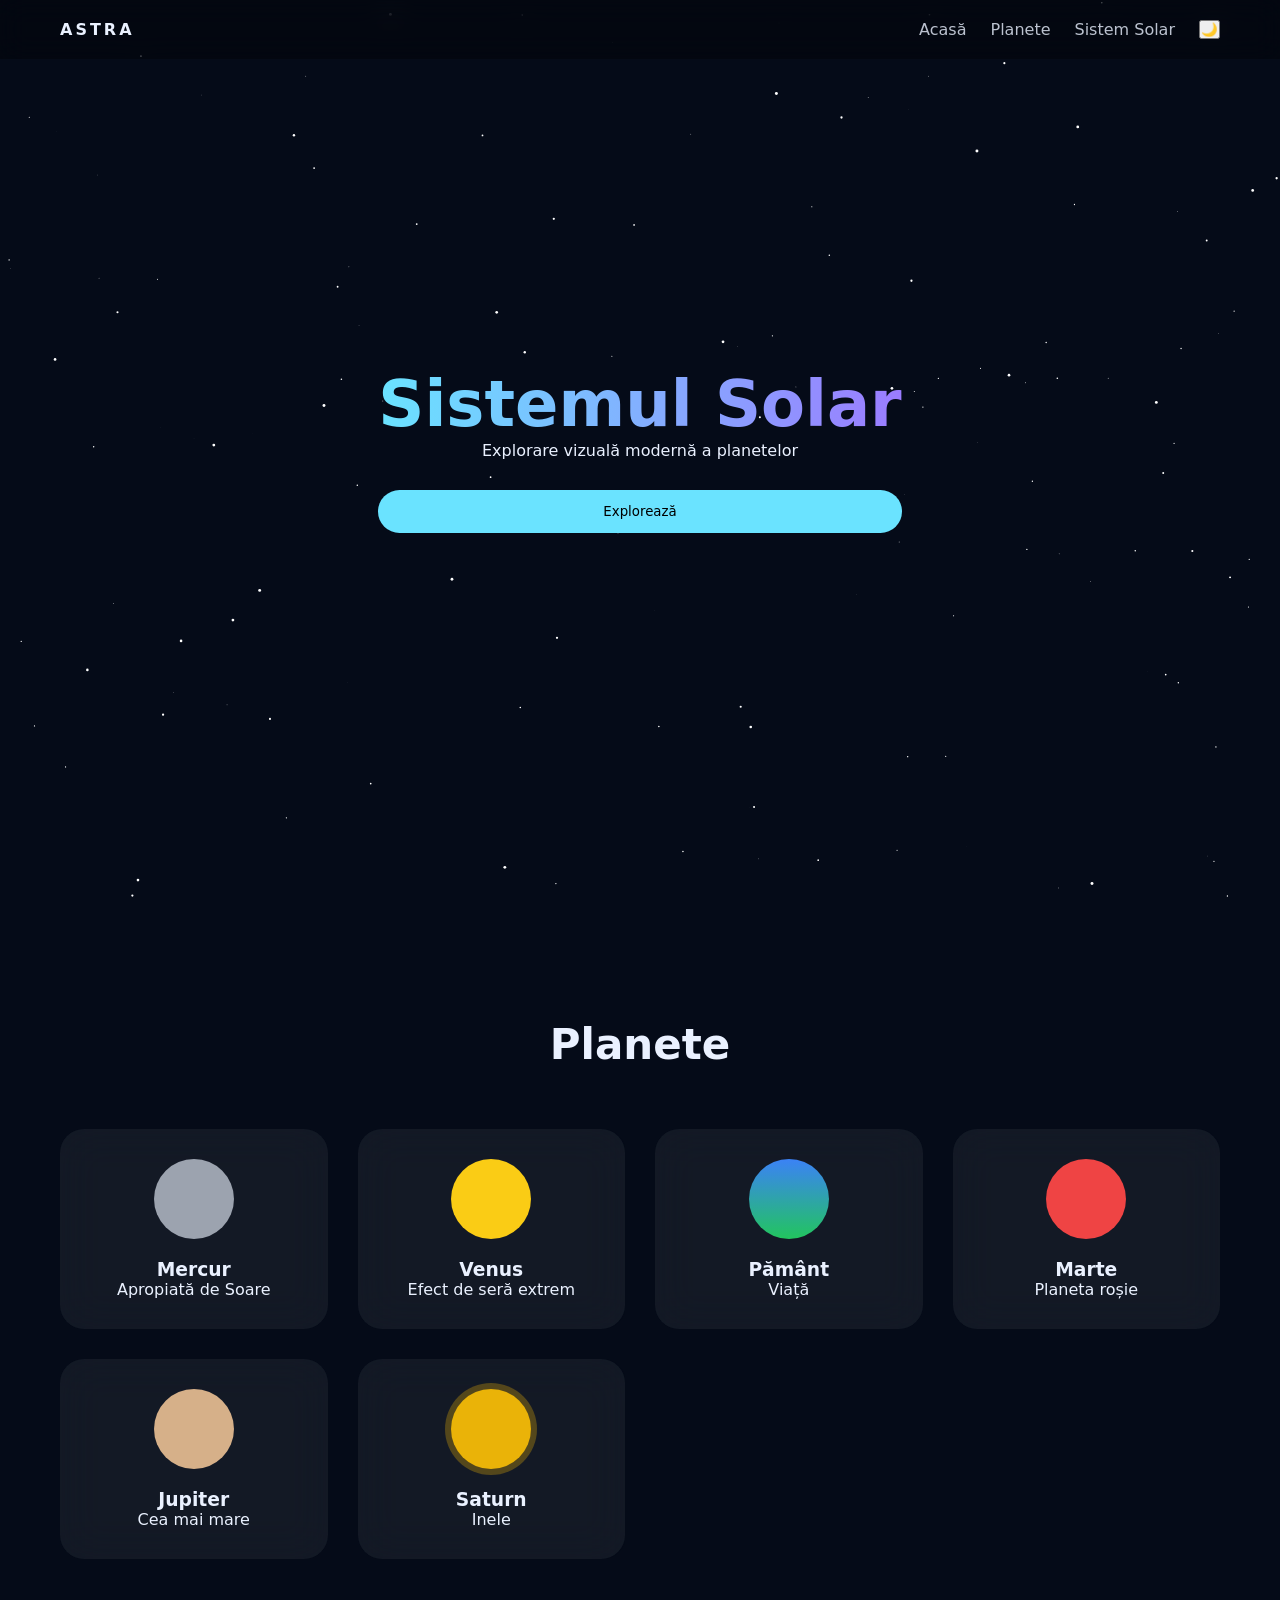
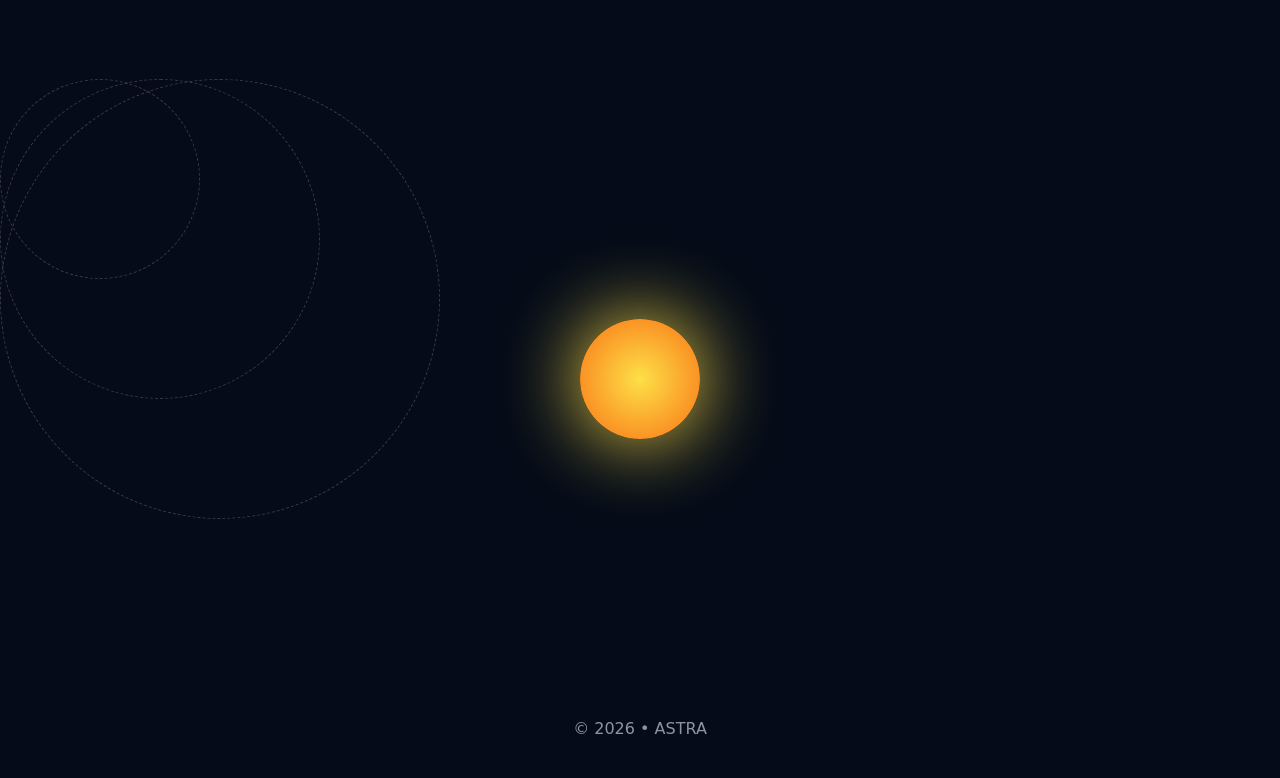
<file: index.html>
<!DOCTYPE html>
<html lang="ro">
<head>
  <meta charset="UTF-8" />
  <meta name="viewport" content="width=device-width, initial-scale=1.0"/>
  <title>ASTRA • Planete</title>
  
  <!-- AdSense verification / Ads -->
  <meta name="google-site-verification" content="codul-tau-unic-de-verificare" />
  <script async src="https://pagead2.googlesyndication.com/pagead/js/adsbygoogle.js?client=ca-pub-5095432097963724"
          crossorigin="anonymous"></script>

  <link rel="stylesheet" href="css/style.css" />
</head>
<body>

  <!-- Background stars -->
  <canvas id="stars"></canvas>

  <!-- NAVBAR -->
  <header class="navbar">
    <div class="logo">ASTRA</div>
    <nav>
      <a href="#home">Acasă</a>
      <a href="#planets">Planete</a>
      <a href="#solar">Sistem Solar</a>
      <button id="themeToggle">🌙</button>
    </nav>
  </header>

  <!-- HERO -->
  <section id="home" class="hero">
    <h1>Sistemul Solar</h1>
    <p>Explorare vizuală modernă a planetelor</p>
    <button class="cta" onclick="document.getElementById('planets').scrollIntoView()">Explorează</button>
  </section>

  <!-- PLANETS CARDS -->
  <section id="planets" class="planets">
    <h2 class="section-title">Planete</h2>

    <div class="planet-grid">
      <div class="planet mercury"><span></span><h3>Mercur</h3><p>Apropiată de Soare</p></div>
      <div class="planet venus"><span></span><h3>Venus</h3><p>Efect de seră extrem</p></div>
      <div class="planet earth"><span></span><h3>Pământ</h3><p>Viață</p></div>
      <div class="planet mars"><span></span><h3>Marte</h3><p>Planeta roșie</p></div>
      <div class="planet jupiter"><span></span><h3>Jupiter</h3><p>Cea mai mare</p></div>
      <div class="planet saturn"><span></span><h3>Saturn</h3><p>Inele</p></div>
    </div>
  </section>

  <!-- SOLAR SYSTEM -->
  <section id="solar" class="solar">
    <div class="sun"></div>

    <div class="orbit mercury-orbit">
      <div class="planet-dot mercury"></div>
    </div>

    <div class="orbit earth-orbit">
      <div class="planet-dot earth"></div>
    </div>

    <div class="orbit mars-orbit">
      <div class="planet-dot mars"></div>
    </div>
  </section>

  <footer>© 2026 • ASTRA</footer>

  <script src="js/main.js"></script>
</body>
</html>
</file>
<file: css/style.css>
* {
  margin: 0;
  padding: 0;
  box-sizing: border-box;
  font-family: Inter, system-ui, sans-serif;
}

:root {
  --bg: #050b18;
  --text: #eaf1ff;
  --accent: #6ae3ff;
  --card: rgba(255,255,255,0.06);
}

.light {
  --bg: #f5f7ff;
  --text: #111;
  --accent: #4f46e5;
  --card: rgba(0,0,0,0.06);
}

body {
  background: var(--bg);
  color: var(--text);
  overflow-x: hidden;
}

/* STARS */
#stars {
  position: fixed;
  inset: 0;
  z-index: -1;
}

/* NAVBAR */
.navbar {
  position: fixed;
  top: 0;
  width: 100%;
  padding: 20px 60px;
  display: flex;
  justify-content: space-between;
  backdrop-filter: blur(14px);
  background: rgba(0,0,0,0.3);
}

.logo {
  font-weight: 800;
  letter-spacing: 3px;
}

nav {
  display: flex;
  gap: 24px;
}

nav a {
  color: var(--text);
  text-decoration: none;
  opacity: 0.8;
}

nav a:hover {
  opacity: 1;
}

/* HERO */
.hero {
  height: 100vh;
  display: grid;
  place-content: center;
  text-align: center;
}

.hero h1 {
  font-size: 64px;
  background: linear-gradient(90deg, var(--accent), #9b7cff);
  -webkit-background-clip: text;
  color: transparent;
}

.cta {
  margin-top: 30px;
  padding: 14px 34px;
  border-radius: 999px;
  border: none;
  background: var(--accent);
  cursor: pointer;
}

/* PLANETS */
.planets {
  padding: 120px 60px;
}

.section-title {
  text-align: center;
  font-size: 42px;
  margin-bottom: 60px;
}

.planet-grid {
  display: grid;
  grid-template-columns: repeat(auto-fit, minmax(220px, 1fr));
  gap: 30px;
}

.planet {
  background: var(--card);
  backdrop-filter: blur(20px);
  border-radius: 24px;
  padding: 30px;
  text-align: center;
  transition: 0.4s;
}

.planet:hover {
  transform: translateY(-12px) scale(1.05);
}

.planet span {
  width: 80px;
  height: 80px;
  display: block;
  border-radius: 50%;
  margin: 0 auto 20px;
}

.mercury span { background: #9ca3af; }
.venus span   { background: #facc15; }
.earth span   { background: linear-gradient(#3b82f6, #22c55e); }
.mars span    { background: #ef4444; }
.jupiter span { background: #d6b089; }
.saturn span  { background: #eab308; box-shadow: 0 0 0 6px rgba(234,179,8,0.3); }

/* SOLAR SYSTEM */
.solar {
  height: 600px;
  display: grid;
  place-content: center;
  position: relative;
}

.sun {
  width: 120px;
  height: 120px;
  border-radius: 50%;
  background: radial-gradient(#fde047, #f97316);
  box-shadow: 0 0 80px #fde047;
}

.orbit {
  position: absolute;
  border: 1px dashed rgba(255,255,255,0.2);
  border-radius: 50%;
  animation: spin linear infinite;
}

.mercury-orbit { width: 200px; height: 200px; animation-duration: 6s; }
.earth-orbit   { width: 320px; height: 320px; animation-duration: 12s; }
.mars-orbit    { width: 440px; height: 440px; animation-duration: 18s; }

.planet-dot {
  width: 14px;
  height: 14px;
  border-radius: 50%;
  position: absolute;
  top: -7px;
  left: 50%;
}

@keyframes spin {
  to { transform: rotate(360deg); }
}

footer {
  text-align: center;
  padding: 40px;
  opacity: 0.6;
}
</file>
